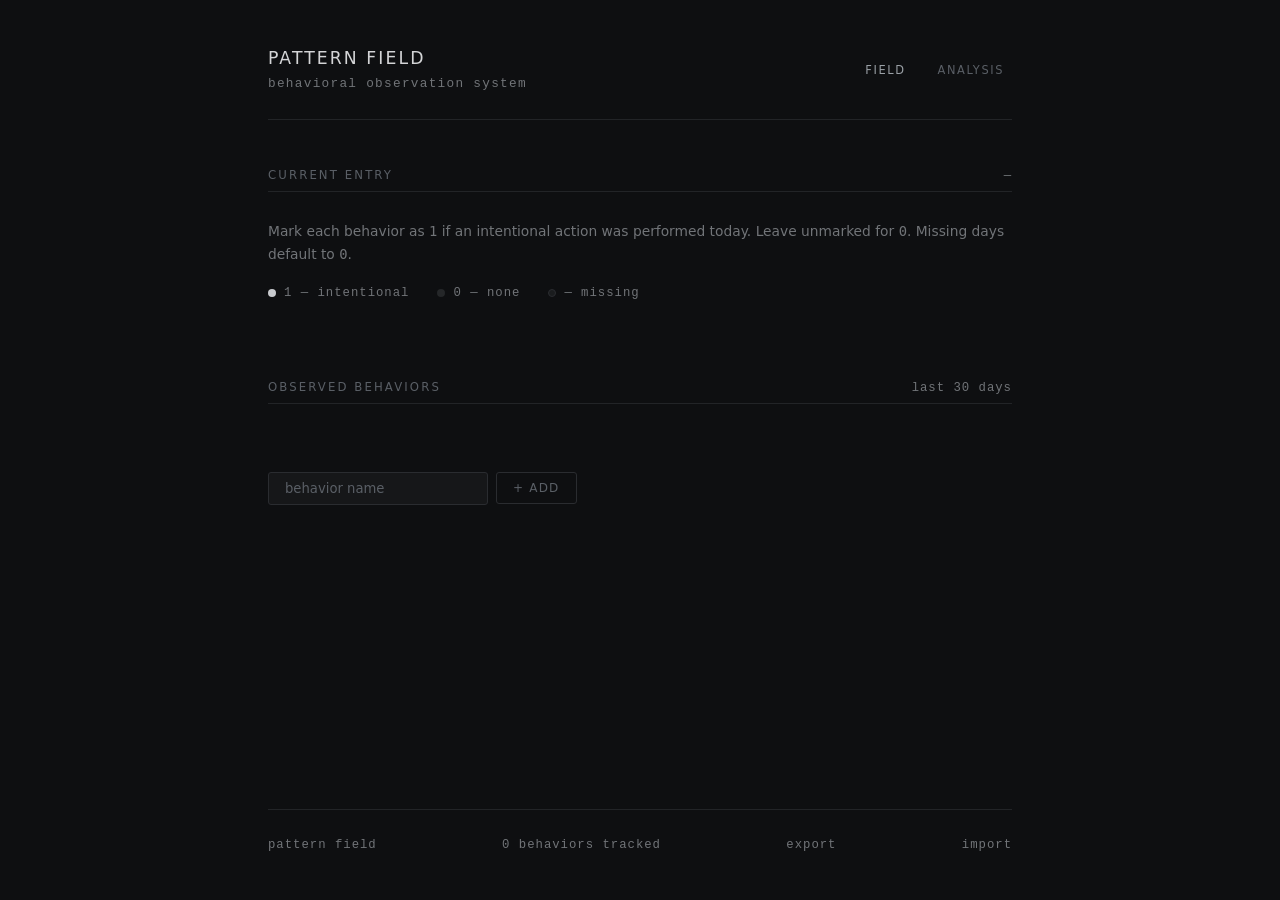
<file: index.html>
<!DOCTYPE html>
<html lang="en">

<head>
  <meta charset="UTF-8" />
  <meta name="viewport" content="width=device-width, initial-scale=1.0" />
  <meta name="description"
    content="Pattern Field — a behavioral observation interface. Record intentional actions as binary signals over time." />
  <meta http-equiv="Content-Security-Policy"
    content="default-src 'none'; script-src 'self'; style-src 'self' https://fonts.googleapis.com; font-src https://fonts.gstatic.com; connect-src 'none';" />
  <title>Pattern Field — Field View</title>
  <link rel="stylesheet"
    href="https://fonts.googleapis.com/css2?family=Inter:wght@300;400;500&family=JetBrains+Mono:wght@300;400&display=swap" />
  <link rel="stylesheet" href="style.css" />
</head>

<body>

  <div class="app-wrapper">

    <!-- ── Header ── -->
    <header class="site-header" role="banner">
      <div class="site-title">
        <h1>Pattern Field</h1>
        <span class="subtitle">behavioral observation system</span>
      </div>
      <nav class="site-nav" role="navigation" aria-label="Primary navigation">
        <a href="index.html" class="nav-link active" aria-current="page">Field</a>
        <a href="analytics.html" class="nav-link">Analysis</a>
      </nav>
    </header>

    <!-- ── Main ── -->
    <main id="main-content" role="main">

      <!-- ── Today's Date Context ── -->
      <section class="section" aria-labelledby="context-heading">
        <div class="section-header">
          <h2 id="context-heading">Current Entry</h2>
          <span class="section-meta" id="today-date" aria-live="polite">—</span>
        </div>

        <p>
          Mark each behavior as <code>1</code> if an intentional action was performed today.
          Leave unmarked for <code>0</code>. Missing days default to <code>0</code>.
        </p>

        <!-- Legend -->
        <div class="system-key legend" aria-label="Legend">
          <span class="key-item">
            <span class="key-dot is-1" aria-hidden="true"></span>
            <span class="key-label">1 — intentional</span>
          </span>
          <span class="key-item">
            <span class="key-dot is-0" aria-hidden="true"></span>
            <span class="key-label">0 — none</span>
          </span>
          <span class="key-item">
            <span class="key-dot is-miss" aria-hidden="true"></span>
            <span class="key-label">— missing</span>
          </span>
        </div>
      </section>

      <!-- ── Behavior Field ── -->
      <section class="section" aria-labelledby="field-heading">
        <div class="section-header">
          <h2 id="field-heading">Observed Behaviors</h2>
          <span class="section-meta" id="field-window-label">last 30 days</span>
        </div>

        <!-- Date strip (labels above dots) -->
        <div class="date-strip" role="presentation" aria-hidden="true">
          <span></span>
          <div class="date-labels" id="date-labels"></div>
          <span></span>
        </div>

        <ol class="behavior-list" id="behavior-list" aria-label="Behavior observation grid">
        </ol>

        <!-- Add new behavior -->
        <div class="add-behavior" role="form" aria-label="Add new behavior">
          <input type="text" id="new-behavior-input" class="field-input" placeholder="behavior name"
            aria-label="New behavior name" maxlength="48" />
          <button type="button" id="add-behavior-btn" class="btn" aria-label="Add behavior">
            + add
          </button>
        </div>
      </section>

    </main>

    <footer class="site-footer" role="contentinfo">
      <span class="footer-note">pattern field</span>
      <span class="footer-note" id="entry-count" aria-live="polite">0 behaviors tracked</span>
      <button type="button" id="export-btn" class="footer-note btn-footer"
        aria-label="Export data as JSON">export</button>
      <button type="button" id="import-btn" class="footer-note btn-footer"
        aria-label="Import data from JSON">import</button>
      <input type="file" id="import-file-input" accept=".json,application/json" class="visually-hidden"
        aria-hidden="true" />
    </footer>

  </div>

  <script src="script.js" defer></script>
</body>

</html>
</file>
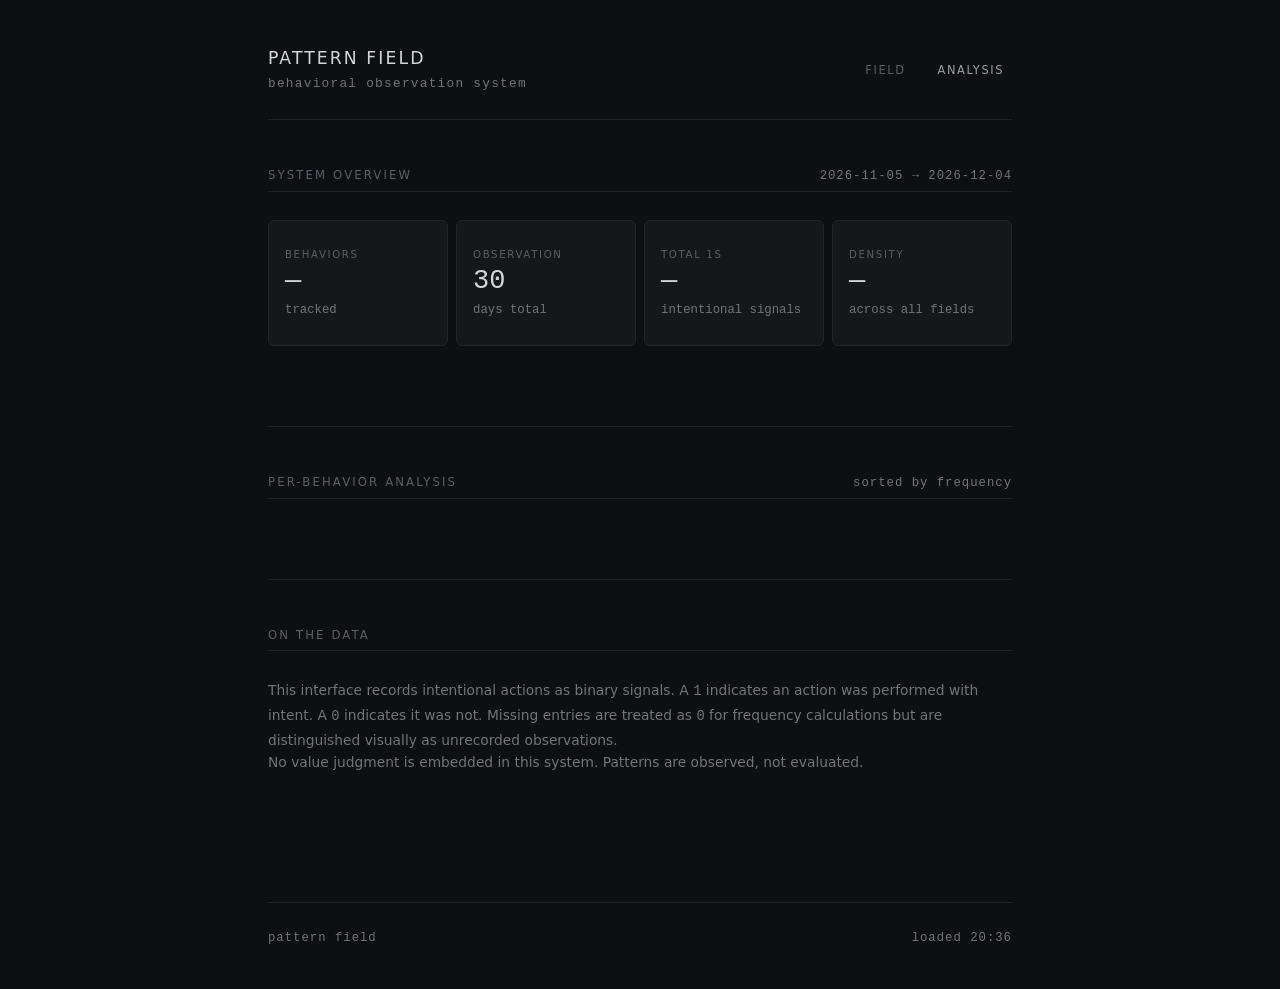
<file: analytics.html>
<!DOCTYPE html>
<html lang="en">

<head>
    <meta charset="UTF-8" />
    <meta name="viewport" content="width=device-width, initial-scale=1.0" />
    <meta name="description"
        content="Pattern Field — Analysis View. Examine behavioral frequency, streaks, and distribution across observed time." />
    <meta http-equiv="Content-Security-Policy"
        content="default-src 'none'; script-src 'self'; style-src 'self' https://fonts.googleapis.com; font-src https://fonts.gstatic.com; connect-src 'none';" />
    <title>Pattern Field — Analysis View</title>
    <link rel="stylesheet"
        href="https://fonts.googleapis.com/css2?family=Inter:wght@300;400;500&family=JetBrains+Mono:wght@300;400&display=swap" />
    <link rel="stylesheet" href="style.css" />
</head>

<body>

    <div class="app-wrapper">

        <!-- ── Header ── -->
        <header class="site-header" role="banner">
            <div class="site-title">
                <h1>Pattern Field</h1>
                <span class="subtitle">behavioral observation system</span>
            </div>
            <nav class="site-nav" role="navigation" aria-label="Primary navigation">
                <a href="index.html" class="nav-link">Field</a>
                <a href="analytics.html" class="nav-link active" aria-current="page">Analysis</a>
            </nav>
        </header>

        <!-- ── Main ── -->
        <main id="main-content" role="main">

            <!-- ── System Overview ── -->
            <section class="section" aria-labelledby="overview-heading">
                <div class="section-header">
                    <h2 id="overview-heading">System Overview</h2>
                    <span class="section-meta" id="analysis-date-range" aria-live="polite">—</span>
                </div>

                <!-- Top-level stat cards -->
                <div class="stat-grid" role="list" aria-label="System statistics">

                    <article class="stat-card" role="listitem" aria-label="Behaviors tracked">
                        <span class="stat-label">Behaviors</span>
                        <span class="stat-value" id="stat-behaviors" aria-live="polite">—</span>
                        <span class="stat-sub">tracked</span>
                    </article>

                    <article class="stat-card" role="listitem" aria-label="Observation period">
                        <span class="stat-label">Observation</span>
                        <span class="stat-value" id="stat-days" aria-live="polite">—</span>
                        <span class="stat-sub">days total</span>
                    </article>

                    <article class="stat-card" role="listitem" aria-label="Total signal count">
                        <span class="stat-label">Total 1s</span>
                        <span class="stat-value" id="stat-total-ones" aria-live="polite">—</span>
                        <span class="stat-sub">intentional signals</span>
                    </article>

                    <article class="stat-card" role="listitem" aria-label="Overall density">
                        <span class="stat-label">Density</span>
                        <span class="stat-value" id="stat-density" aria-live="polite">—</span>
                        <span class="stat-sub">across all fields</span>
                    </article>

                </div>
            </section>

            <hr class="divider" />

            <!-- ── Behavior Analysis ── -->
            <section class="section" aria-labelledby="behavior-analysis-heading">
                <div class="section-header">
                    <h2 id="behavior-analysis-heading">Per-Behavior Analysis</h2>
                    <span class="section-meta">sorted by frequency</span>
                </div>

                <div id="behavior-analysis-list" aria-label="Individual behavior analysis">
                </div>
            </section>

            <hr class="divider" />

            <!-- ── Observation Note ── -->
            <section class="section" aria-labelledby="note-heading">
                <div class="section-header">
                    <h2 id="note-heading">On the Data</h2>
                </div>
                <p>
                    This interface records intentional actions as binary signals.
                    A <code>1</code> indicates an action was performed with intent.
                    A <code>0</code> indicates it was not.
                    Missing entries are treated as <code>0</code> for frequency calculations
                    but are distinguished visually as unrecorded observations.
                </p>
                <p style="margin-top: 12px;">
                    No value judgment is embedded in this system.
                    Patterns are observed, not evaluated.
                </p>
                <p id="observation-sentence" class="observation-note" aria-live="polite"></p>
            </section>

        </main>

        <!-- ── Footer ── -->
        <footer class="site-footer" role="contentinfo">
            <span class="footer-note">pattern field</span>
            <span class="footer-note" id="analysis-last-updated" aria-live="polite">—</span>
        </footer>

    </div>

    <script src="script.js" defer></script>
</body>

</html>
</file>
<file: style.css>
/* ============================================================
   Pattern Field — style.css
   Behavioral observation interface.
   Calm. Neutral. Analytical. Minimal.
   ============================================================ */

/* ── Reset & Base ── */
*,
*::before,
*::after {
    box-sizing: border-box;
    margin: 0;
    padding: 0;
}

:root {
    --bg: #0e0f11;
    --surface: #161719;
    --surface-2: #1d1f22;
    --border: #2a2c30;
    --border-soft: #222427;

    --text-primary: #d4d5d7;
    --text-secondary: #717478;
    --text-muted: #5a5f66;
    --text-accent: #9aa0a6;

    --dot-1: #c8cace;
    /* intentional — bright */
    --dot-0: #252729;
    /* none — recessed */
    --dot-miss: #1a1c1e;
    /* missing — near-invisible */

    --font-mono: "JetBrains Mono", "Fira Mono", "Courier New", monospace;
    --font-sans: "Inter", system-ui, -apple-system, sans-serif;

    --radius-sm: 3px;
    --radius-md: 6px;
    --radius-lg: 10px;

    --space-xs: 4px;
    --space-sm: 8px;
    --space-md: 16px;
    --space-lg: 28px;
    --space-xl: 48px;
    --space-2xl: 80px;

    --transition: 120ms ease;
}

html {
    font-size: 15px;
    background-color: var(--bg);
    color: var(--text-primary);
    font-family: var(--font-sans);
    -webkit-font-smoothing: antialiased;
    -moz-osx-font-smoothing: grayscale;
}

body {
    min-height: 100vh;
    display: flex;
    flex-direction: column;
}

a {
    color: inherit;
    text-decoration: none;
}

/* ── Typography ── */
h1 {
    font-size: 1.15rem;
    font-weight: 500;
    letter-spacing: 0.12em;
    text-transform: uppercase;
    color: var(--text-primary);
}

h2 {
    font-size: 0.78rem;
    font-weight: 500;
    letter-spacing: 0.18em;
    text-transform: uppercase;
    color: var(--text-secondary);
}

h3 {
    font-size: 0.82rem;
    font-weight: 400;
    letter-spacing: 0.08em;
    color: var(--text-secondary);
}

p {
    line-height: 1.65;
    color: var(--text-secondary);
    font-size: 0.92rem;
}

/* ── Layout ── */
.app-wrapper {
    display: flex;
    flex-direction: column;
    min-height: 100vh;
    max-width: 800px;
    margin: 0 auto;
    padding: 0 var(--space-lg);
}

/* ── Header / Nav ── */
.site-header {
    display: flex;
    align-items: center;
    justify-content: space-between;
    padding: var(--space-xl) 0 var(--space-lg);
    border-bottom: 1px solid var(--border-soft);
}

.site-title {
    display: flex;
    flex-direction: column;
    gap: var(--space-sm);
}

.site-title h1 {
    color: var(--text-primary);
}

.site-title .subtitle {
    font-size: 0.85rem;
    color: var(--text-secondary);
    letter-spacing: 0.1em;
    font-family: var(--font-mono);
}

.site-nav {
    display: flex;
    gap: var(--space-md);
    align-items: center;
}

.nav-link {
    font-size: 0.76rem;
    letter-spacing: 0.14em;
    text-transform: uppercase;
    color: var(--text-muted);
    padding: var(--space-xs) var(--space-sm);
    border-radius: var(--radius-sm);
    transition: color var(--transition);
}

.nav-link:hover {
    color: var(--text-secondary);
}

.nav-link.active {
    color: var(--text-accent);
}

/* ── Main Content ── */
main {
    flex: 1;
    padding: var(--space-xl) 0;
}

/* ── Section Block ── */
.section {
    margin-bottom: var(--space-2xl);
}

.section-header {
    display: flex;
    align-items: baseline;
    justify-content: space-between;
    margin-bottom: var(--space-lg);
    padding-bottom: var(--space-sm);
    border-bottom: 1px solid var(--border-soft);
}

.section-header h2 {
    color: var(--text-muted);
}

.section-meta {
    font-size: 0.82rem;
    font-family: var(--font-mono);
    color: var(--text-secondary);
    letter-spacing: 0.08em;
}

/* ── Behavior Row ── */
.behavior-list {
    display: flex;
    flex-direction: column;
    gap: 2px;
}

.behavior-row {
    display: grid;
    grid-template-columns: 160px 1fr auto auto auto auto auto;
    align-items: center;
    gap: var(--space-md);
    padding: var(--space-sm) var(--space-md);
    border-radius: var(--radius-sm);
    background: transparent;
    transition: background var(--transition);
}

.behavior-row:hover {
    background: var(--surface);
}

/* ── Register Button (per-row) ── */
.btn-register {
    background: transparent;
    border: 1px solid var(--border);
    border-radius: var(--radius-sm);
    color: var(--text-muted);
    font-family: var(--font-mono);
    font-size: 0.7rem;
    letter-spacing: 0.12em;
    text-transform: uppercase;
    padding: 3px var(--space-sm);
    cursor: pointer;
    white-space: nowrap;
    transition: color var(--transition), border-color var(--transition);
    opacity: 0;
    pointer-events: none;
}

.behavior-row:hover .btn-register {
    opacity: 1;
    pointer-events: auto;
}

.btn-register:hover {
    color: var(--text-secondary);
    border-color: var(--text-muted);
}

.btn-register[data-registered="true"] {
    color: var(--text-muted);
    border-color: var(--border-soft);
    cursor: default;
    opacity: 0.5;
    pointer-events: none;
}

/* ── Delete Button (per-row) ── */
.btn-delete {
    background: transparent;
    border: 1px solid transparent;
    border-radius: var(--radius-sm);
    color: var(--text-muted);
    font-family: var(--font-mono);
    font-size: 0.68rem;
    letter-spacing: 0.12em;
    text-transform: uppercase;
    padding: 3px var(--space-sm);
    cursor: pointer;
    white-space: nowrap;
    transition: color var(--transition), border-color var(--transition);
    opacity: 0;
    pointer-events: none;
}

.behavior-row:hover .btn-delete {
    opacity: 1;
    pointer-events: auto;
}

/* ── Edit Button (per-row) ── */
.btn-edit {
    background: transparent;
    border: 1px solid transparent;
    border-radius: var(--radius-sm);
    color: var(--text-muted);
    font-family: var(--font-mono);
    font-size: 0.68rem;
    letter-spacing: 0.12em;
    text-transform: uppercase;
    padding: 3px var(--space-sm);
    cursor: pointer;
    white-space: nowrap;
    transition: color var(--transition), border-color var(--transition);
    opacity: 0;
    pointer-events: none;
}

.behavior-row:hover .btn-edit {
    opacity: 1;
    pointer-events: auto;
}

.btn-edit:hover {
    color: var(--text-secondary);
    border-color: var(--border);
}

.btn-delete:hover {
    color: var(--text-secondary);
    border-color: var(--border);
}

.behavior-label {
    font-size: 0.86rem;
    color: var(--text-secondary);
    letter-spacing: 0.03em;
    white-space: nowrap;
    overflow: hidden;
    text-overflow: ellipsis;
}

/* ── Dot Grid ── */
.dot-grid {
    display: flex;
    gap: 3px;
    align-items: center;
    flex-wrap: nowrap;
    overflow: hidden;
}

.dot {
    width: 9px;
    height: 9px;
    border-radius: 50%;
    flex-shrink: 0;
    transition: opacity var(--transition);
}

.dot[data-value="1"] {
    background: var(--dot-1);
}

.dot[data-value="0"] {
    background: var(--dot-0);
}

.dot[data-value="missing"] {
    background: var(--dot-miss);
}

.dot-today {
    outline: 1px solid var(--text-accent);
}

/* ── Row Stat ── */
.row-stat {
    font-size: 0.85rem;
    font-family: var(--font-mono);
    color: var(--text-secondary);
    letter-spacing: 0.06em;
    min-width: 36px;
    text-align: right;
}

/* ── Add Behavior ── */
.add-behavior {
    margin-top: var(--space-lg);
    display: flex;
    align-items: center;
    gap: var(--space-sm);
}

.field-input {
    background: var(--surface);
    border: 1px solid var(--border);
    border-radius: var(--radius-sm);
    color: var(--text-primary);
    font-family: var(--font-sans);
    font-size: 0.88rem;
    padding: var(--space-sm) var(--space-md);
    outline: none;
    transition: border-color var(--transition);
    width: 220px;
}

.field-input::placeholder {
    color: var(--text-muted);
}

.field-input:focus {
    border-color: var(--border);
    background: var(--surface-2);
}

.btn {
    background: transparent;
    border: 1px solid var(--border);
    border-radius: var(--radius-sm);
    color: var(--text-muted);
    font-family: var(--font-sans);
    font-size: 0.8rem;
    letter-spacing: 0.1em;
    text-transform: uppercase;
    padding: var(--space-sm) var(--space-md);
    cursor: pointer;
    transition: color var(--transition), border-color var(--transition);
}

.btn:hover {
    color: var(--text-secondary);
    border-color: var(--text-muted);
}

/* ── Date Strip ── */
.date-strip {
    display: grid;
    grid-template-columns: 160px 1fr auto;
    gap: var(--space-md);
    align-items: center;
    padding: 0 var(--space-md) var(--space-sm);
    margin-bottom: var(--space-xs);
}

.date-labels {
    display: flex;
    gap: 3px;
    overflow: hidden;
}

.date-label {
    width: 9px;
    font-size: 0.58rem;
    font-family: var(--font-mono);
    color: var(--text-muted);
    text-align: center;
    flex-shrink: 0;
    line-height: 1;
}

/* ── Analytics: Stat Cards ── */
.stat-grid {
    display: grid;
    grid-template-columns: repeat(auto-fit, minmax(140px, 1fr));
    gap: var(--space-sm);
    margin-bottom: var(--space-xl);
}

.stat-card {
    background: var(--surface);
    border: 1px solid var(--border-soft);
    border-radius: var(--radius-md);
    padding: var(--space-lg) var(--space-md);
    display: flex;
    flex-direction: column;
    gap: var(--space-sm);
}

.stat-label {
    font-size: 0.68rem;
    letter-spacing: 0.16em;
    text-transform: uppercase;
    color: var(--text-muted);
}

.stat-value {
    font-family: var(--font-mono);
    font-size: 1.8rem;
    font-weight: 400;
    color: var(--text-primary);
    line-height: 1;
}

.stat-sub {
    font-size: 0.82rem;
    font-family: var(--font-mono);
    color: var(--text-secondary);
}

/* ── Analytics: Behavior Detail ── */
.behavior-detail {
    margin-bottom: var(--space-xl);
}

.detail-header {
    display: flex;
    align-items: baseline;
    justify-content: space-between;
    margin-bottom: var(--space-md);
}

.detail-name {
    font-size: 1rem;
    font-weight: 400;
    color: var(--text-primary);
    letter-spacing: 0.04em;
}

.detail-stats {
    display: flex;
    gap: var(--space-lg);
}

.detail-stat {
    display: flex;
    flex-direction: column;
    align-items: flex-end;
    gap: 2px;
}

.detail-stat .value {
    font-family: var(--font-mono);
    font-size: 1.05rem;
    color: var(--text-accent);
}

.detail-stat .label {
    font-size: 0.66rem;
    letter-spacing: 0.14em;
    text-transform: uppercase;
    color: var(--text-muted);
}

/* ── Analytics: Calendar Heatmap ── */
.heatmap-row {
    display: flex;
    gap: 3px;
    align-items: center;
    margin-bottom: 2px;
}

.heat-cell {
    width: 11px;
    height: 11px;
    border-radius: 2px;
    flex-shrink: 0;
}

.heat-cell[data-value="1"] {
    background: var(--dot-1);
}

.heat-cell[data-value="0"] {
    background: var(--dot-0);
}

.heat-cell[data-value="missing"] {
    background: var(--dot-miss);
}

/* ── Divider ── */
.divider {
    border: none;
    border-top: 1px solid var(--border-soft);
    margin: var(--space-xl) 0;
}

/* ── System Key ── */
.system-key {
    display: flex;
    gap: var(--space-lg);
    align-items: center;
}

.key-item {
    display: flex;
    align-items: center;
    gap: var(--space-sm);
}

.key-dot {
    width: 8px;
    height: 8px;
    border-radius: 50%;
}

.key-dot.is-1 {
    background: var(--dot-1);
}

.key-dot.is-0 {
    background: var(--dot-0);
}

.key-dot.is-miss {
    background: var(--dot-miss);
    border: 1px solid var(--border);
}

.key-label {
    font-size: 0.82rem;
    font-family: var(--font-mono);
    color: var(--text-secondary);
    letter-spacing: 0.08em;
}

/* ── Footer ── */
.site-footer {
    padding: var(--space-lg) 0 var(--space-xl);
    border-top: 1px solid var(--border-soft);
    display: flex;
    justify-content: space-between;
    align-items: center;
}

.footer-note {
    font-size: 0.82rem;
    font-family: var(--font-mono);
    color: var(--text-secondary);
    letter-spacing: 0.08em;
}

/* ── Utility Classes ── */
.legend {
    margin-top: 20px;
}

.btn-footer {
    background: none;
    border: none;
    cursor: pointer;
    padding: 0;
}

.visually-hidden {
    display: none;
}

.observation-note {
    margin-top: 20px;
}

/* ── Scrollbar ── */
::-webkit-scrollbar {
    width: 4px;
}

::-webkit-scrollbar-track {
    background: var(--bg);
}

::-webkit-scrollbar-thumb {
    background: var(--border);
    border-radius: 2px;
}
</file>
